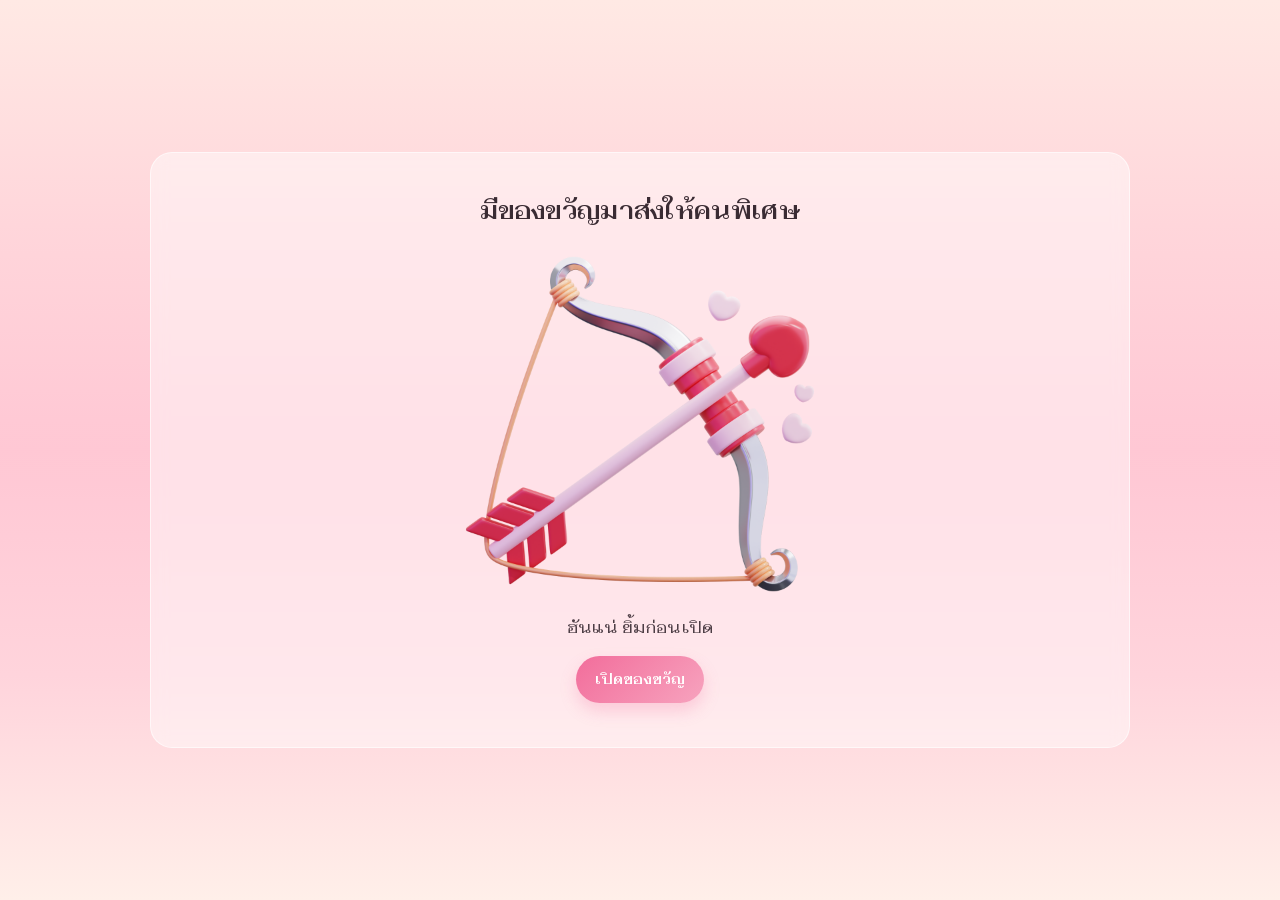
<file: index.html>
<!doctype html>
<html lang="th">
<head>
  <meta charset="utf-8" />
  <meta name="viewport" content="width=device-width,initial-scale=1" />
  <title>Happy Anniversary</title>

  <!-- main style -->
  <link rel="stylesheet" href="css/style.css" />
</head>

<body>
  <div class="container">
    <div class="shell center">

      <!-- เอฟเฟกต์ลอย -->
      <div id="fxLayer" aria-hidden="true"></div>

      <!-- TITLE -->
      <h2 id="titleText">มีของขวัญมาส่งให้คนพิเศษ</h2>

      <!-- ✅ การ์ดขาวใบเดียว: รูป + เนื้อหา -->
      <div class="white-card">

        <!-- รูป (gift.png -> flowers.png) -->
        <div class="gift-stage" id="giftStage">
          <img
            class="gift-img"
            id="giftImg"
            src="assets/gift.png"
            alt="gift"
            loading="eager"
            decoding="async"
          />
        </div>

        <!-- STEP 1 : Open gift (อยู่ในการ์ดเดียวกัน) -->
        <div class="card-body" id="step1">
          <p class="subtle">
            ฮันแน่ ยิ้มก่อนเปิด<br />
          </p>

          <div style="margin-top:14px;">
            <button class="btn" id="openGiftBtn">เปิดของขวัญ</button>
          </div>
        </div>

        <!-- STEP 2 : Anniversary message (อยู่ในการ์ดเดียวกัน) -->
        <div class="card-body" id="step2" style="display:none;">
          <h2>Happy Anniversary </h2>

          <p class="subtle">สุขสันต์วันครบรอบ</p>
         
          <div style="margin-top:16px;">
            <a class="btn secondary" href="pass.html">ไปหน้าถัดไป</a>
          </div>
        </div>

      </div>

    </div>
  </div>
<!-- Floating Hearts Background -->
<div class="bg-heart-layer">


  <!-- JS -->
  <script src="js/anniversary.js"></script>
</body>
</html>
</file>
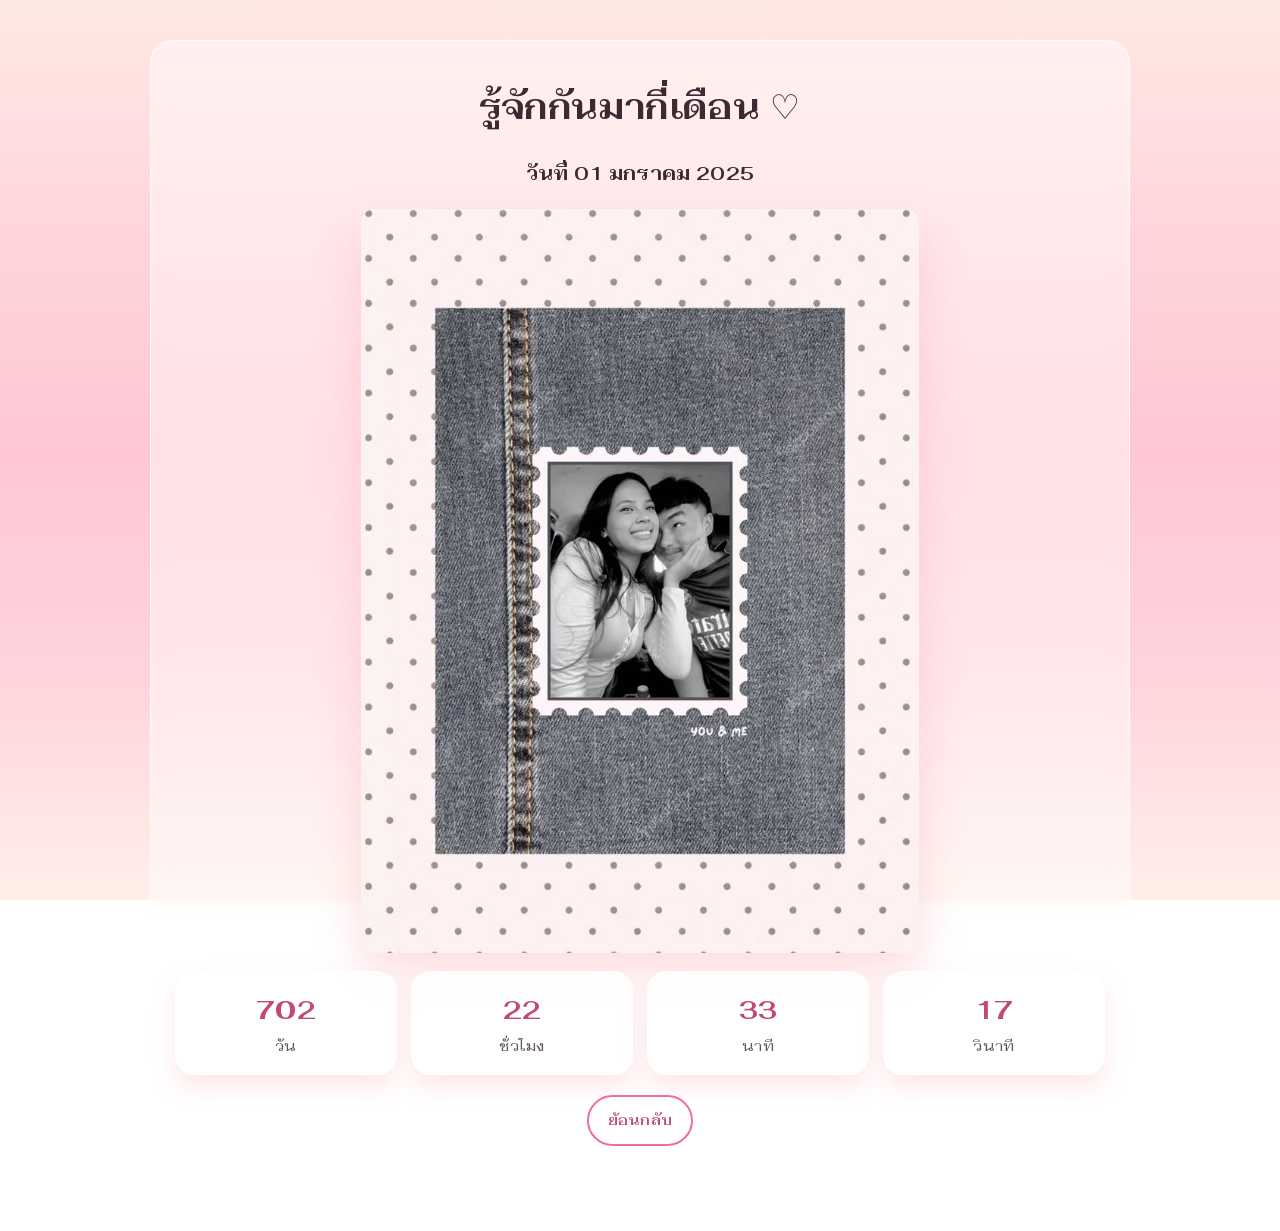
<file: days.html>
<!doctype html>
<html lang="th">
<head>
  <meta charset="utf-8" />
  <meta name="viewport" content="width=device-width,initial-scale=1" />
  <title>รู้จักกันมากี่เดือน</title>
  <link rel="stylesheet" href="css/style.css" />
</head>
<body>
  <div class="container">
    <div class="shell center">
      <h1>รู้จักกันมากี่เดือน ♡</h1>



        <!-- รูปตรงกลาง -->
           <h3> วันที่ 01 มกราคม 2025 </h3>
        <img src="assets/heart.png" class="center-img" alt="love" />

        <!-- กล่องเวลา -->
        <div class="time-grid">
          <div class="time-box">
            <div class="time-value" id="days">0</div>
            <div class="time-label">วัน</div>
          </div>

          <div class="time-box">
            <div class="time-value" id="hours">0</div>
            <div class="time-label">ชั่วโมง</div>
          </div>

          <div class="time-box">
            <div class="time-value" id="minutes">0</div>
            <div class="time-label">นาที</div>
          </div>

          <div class="time-box">
            <div class="time-value" id="seconds">0</div>
            <div class="time-label">วินาที</div>
          </div>
        </div>

        <div style="margin-top:20px;">
          <a class="btn secondary" href="menu.html">ย้อนกลับ</a>
        </div>
      </div>
    </div>
  </div>

  <script src="js/days.js"></script>
  
</body>
</html>
</file>
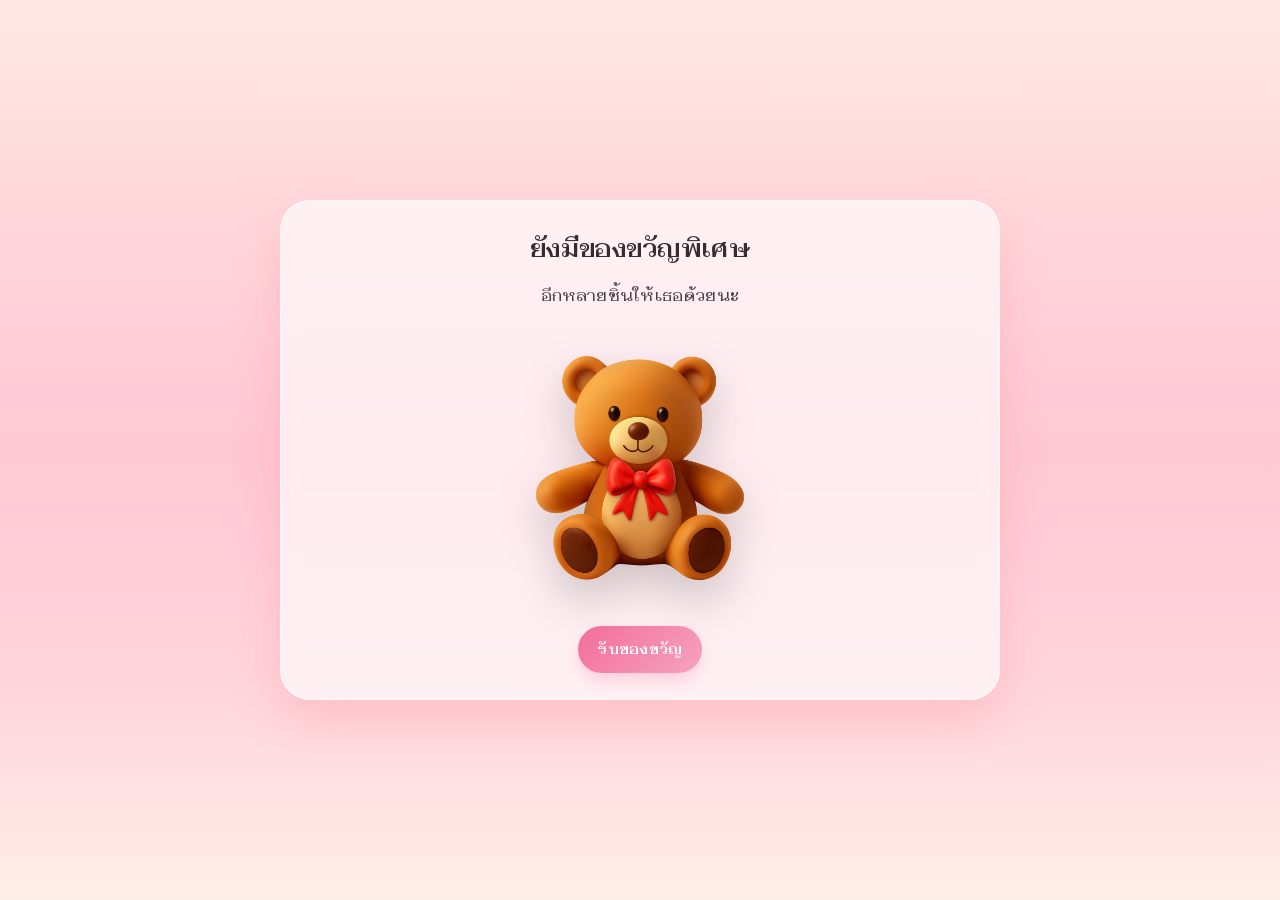
<file: gift.html>
<!doctype html>
<html lang="th">
<head>
  <meta charset="utf-8">
  <meta name="viewport" content="width=device-width, initial-scale=1.0">
  <title>ของขวัญ </title>
  <link rel="stylesheet" href="css/style.css">
</head>

<body>
  <div class="container">
    <div class="shell center big-card">
      <h2>ยังมีของขวัญพิเศษ </h2>
      <p class="subtle">อีกหลายชิ้นให้เธอด้วยนะ</p>

      <img src="assets/gif.png" class="cake-img" alt="gift gif">

      <div style="margin-top:18px;">
        <a href="menu.html" class="btn">รับของขวัญ</a>
      </div>
    </div>
  </div>
  
</body>
</html>
</file>
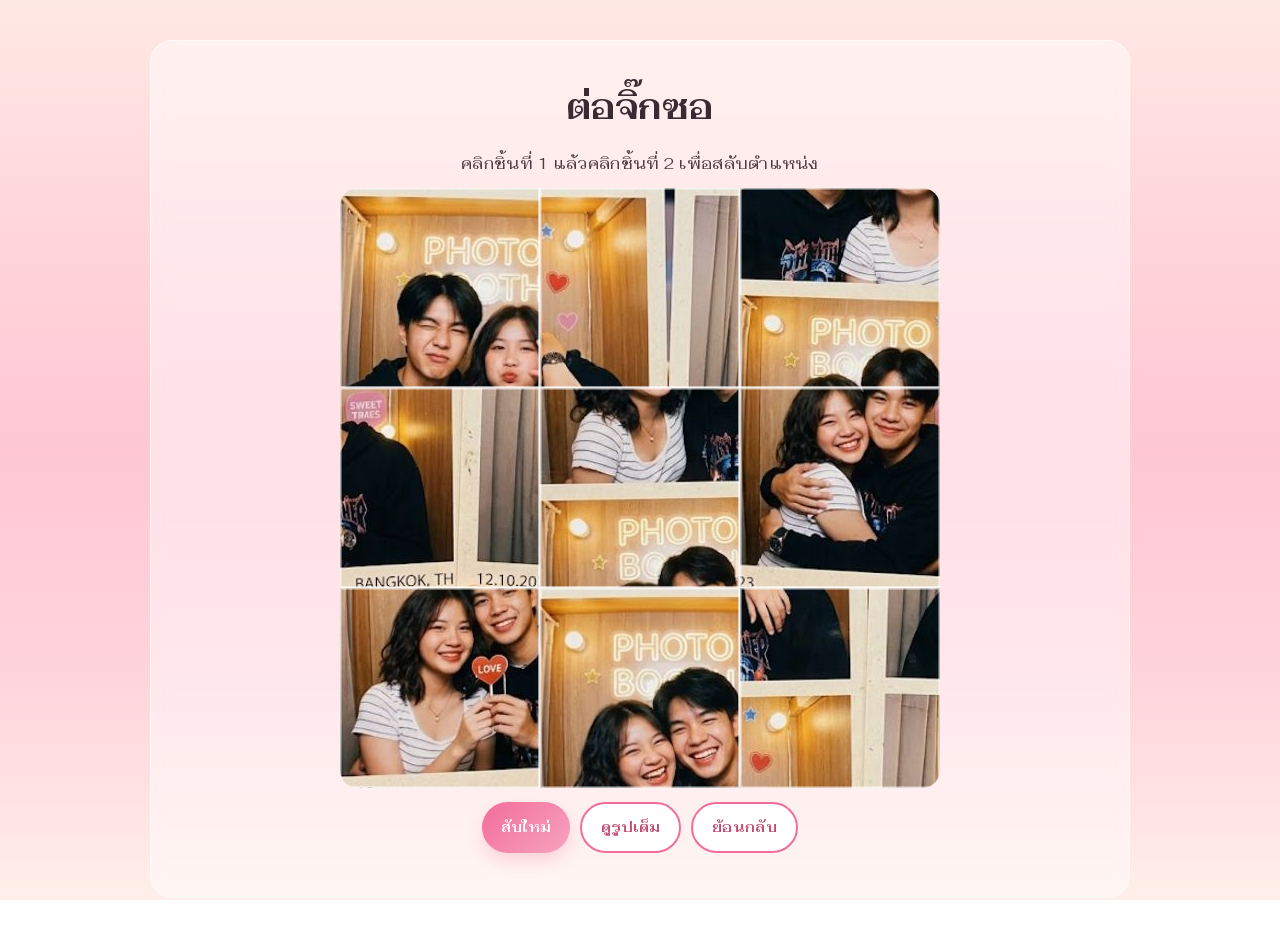
<file: jigsaw.html>
<!doctype html>
<html lang="th">
<head>
  <meta charset="utf-8" />
  <meta name="viewport" content="width=device-width,initial-scale=1" />
  <title>ต่อจิ๊กซอ</title>
  <link rel="stylesheet" href="css/style.css" />
</head>
<body>
  <div class="container">
    <div class="shell center">
      <h1>ต่อจิ๊กซอ</h1>
      <p class="subtle">คลิกชิ้นที่ 1 แล้วคลิกชิ้นที่ 2 เพื่อสลับตำแหน่ง</p>

      <div class="canvas-wrap">
        <canvas id="puzzle" width="600" height="600"></canvas>
      </div>

      <div style="margin-top:14px; display:flex; gap:10px; justify-content:center; flex-wrap:wrap;">
        <button class="btn" id="shuffleBtn">สับใหม่</button>
        <button class="btn secondary" id="showHintBtn">ดูรูปเต็ม</button>
        <a class="btn secondary" href="menu.html">ย้อนกลับ</a>
      </div>
    </div>
  </div>

  <div class="modal-backdrop" id="modalBackdrop">
    <div class="modal center">
      <h3>รูปเต็ม (ใบ้)</h3>
      <img src="assets/puzzle.jpg" alt="hint" style="width:100%; border-radius:18px;" />
      <div class="row">
        <button class="btn" id="closeModalBtn">ปิด</button>
      </div>
    </div>
  </div>

  <script src="js/jigsaw.js"></script>
  
</body>
</html>
</file>
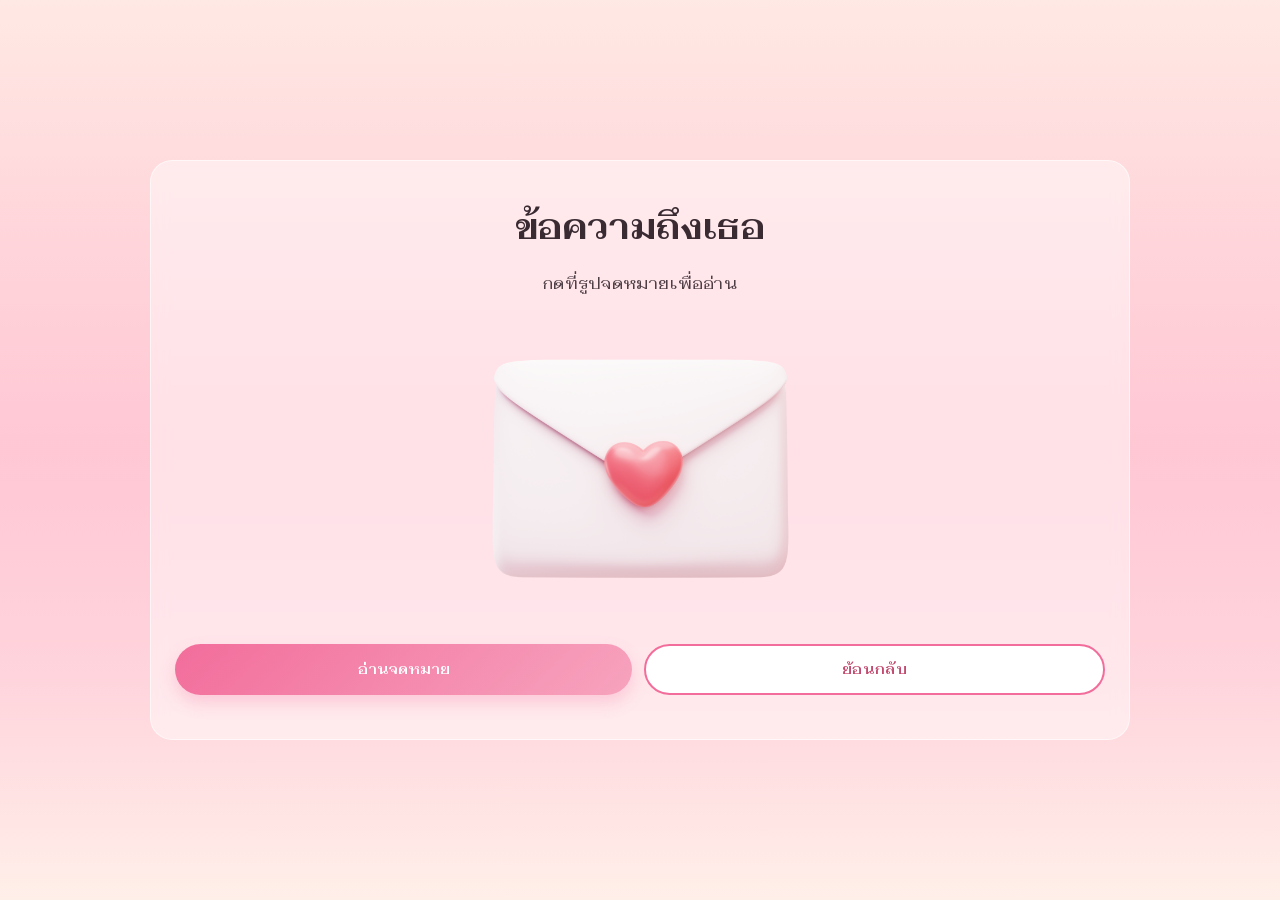
<file: letter.html>
<!doctype html>
<html lang="th">
<head>
  <meta charset="utf-8" />
  <meta name="viewport" content="width=device-width,initial-scale=1" />
  <title>ข้อความถึงเธอ</title>
  <link rel="stylesheet" href="css/style.css" />
</head>

<body>
  <div class="container">
    <div class="shell center">

      <h1>ข้อความถึงเธอ</h1>
        <p class="subtle">กดที่รูปจดหมายเพื่ออ่าน</p>

        <!-- รูปจดหมาย -->
        <img
          src="assets/lettercover.png"
          alt="letter"
          id="openLetter"
          class="letter-img"
        />

        <!-- แถวปุ่ม (กว้างเท่ากัน ซ้ายขวา) -->
        <div class="button-row">
          <button class="btn" id="readBtn">อ่านจดหมาย</button>
          <a class="btn secondary" href="menu.html">ย้อนกลับ</a>
        </div>
      </div>

    </div>
  </div>

  <!-- MODAL -->
  <div class="modal-backdrop" id="modalBackdrop">
    <div class="modal center">
      <h3></h3>

      <p id="letterText"></p>

      <div class="row">
        <button class="btn" id="closeModalBtn">ปิด</button>
      </div>
    </div>
  </div>

  <!-- JS -->
  <script src="js/letter.js"></script>

</body>
</html>
</file>
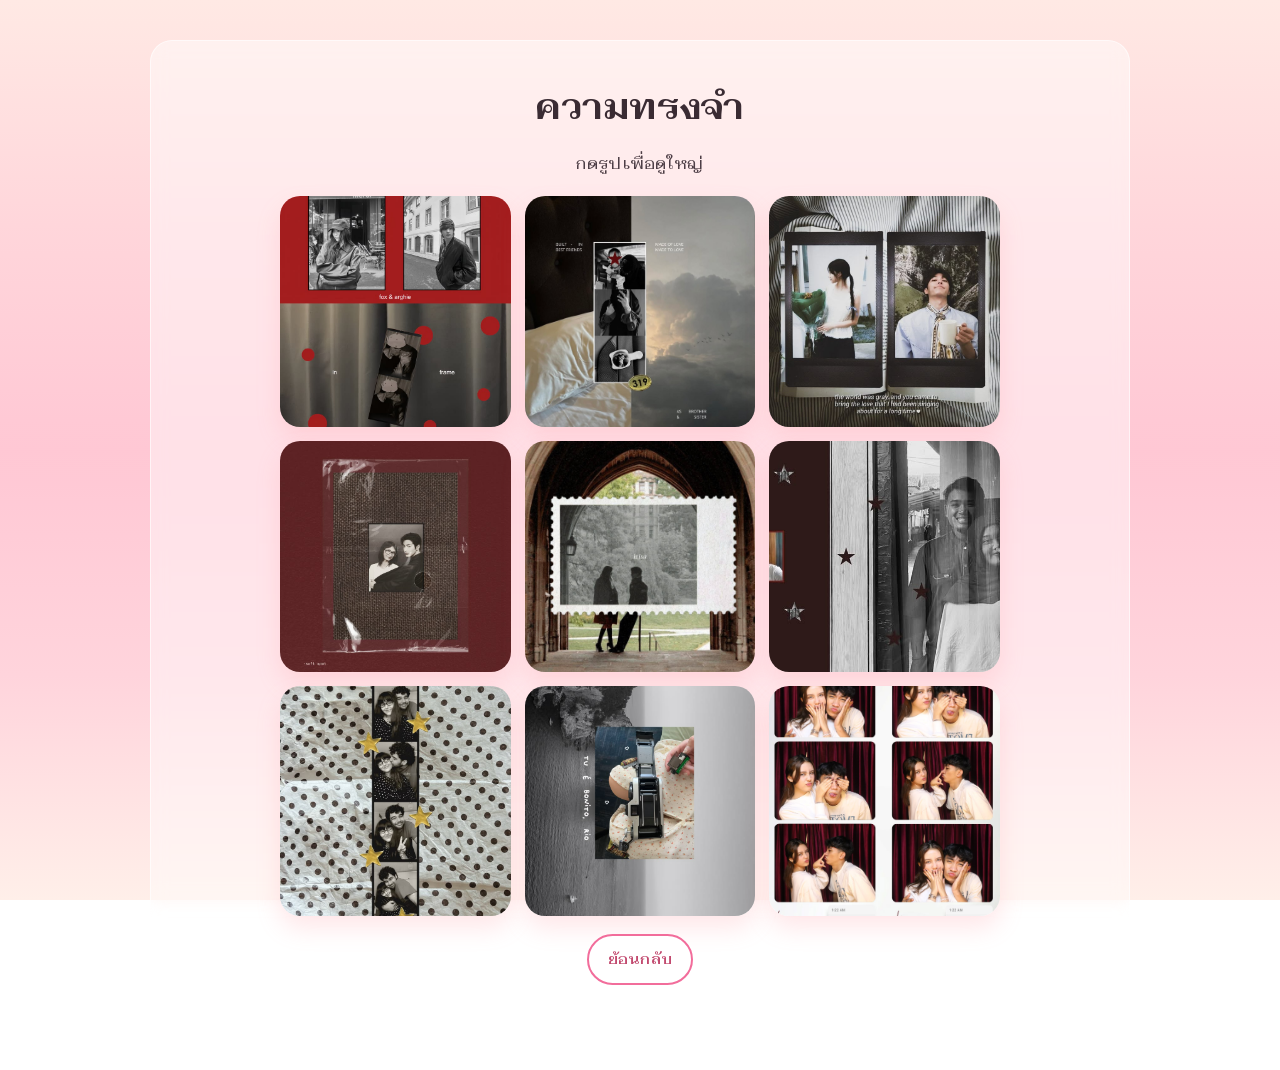
<file: memories.html>
<!doctype html>
<html lang="th">
<head>
  <meta charset="utf-8" />
  <meta name="viewport" content="width=device-width,initial-scale=1" />
  <title>ความทรงจำ</title>
  <link rel="stylesheet" href="css/style.css" />
</head>
<body>
  <div class="container">
    <div class="shell center">
      <h1>ความทรงจำ</h1>
      <p class="subtle">กดรูปเพื่อดูใหญ่</p>

      <div class="gallery" id="gallery"></div>

      <div style="margin-top:18px;">
        <a class="btn secondary" href="menu.html">ย้อนกลับ</a>
      </div>
    </div>
  </div>

  <div class="modal-backdrop" id="modalBackdrop">
    <div class="modal center">
      <img id="bigImg" alt="memory" style="width:100%; border-radius:18px; box-shadow: var(--shadow-soft);" />
      <div class="row">
        <button class="btn" id="closeModalBtn">ปิด</button>
      </div>
    </div>
  </div>

  <script src="js/memories.js"></script>
  
</body>
</html>
</file>
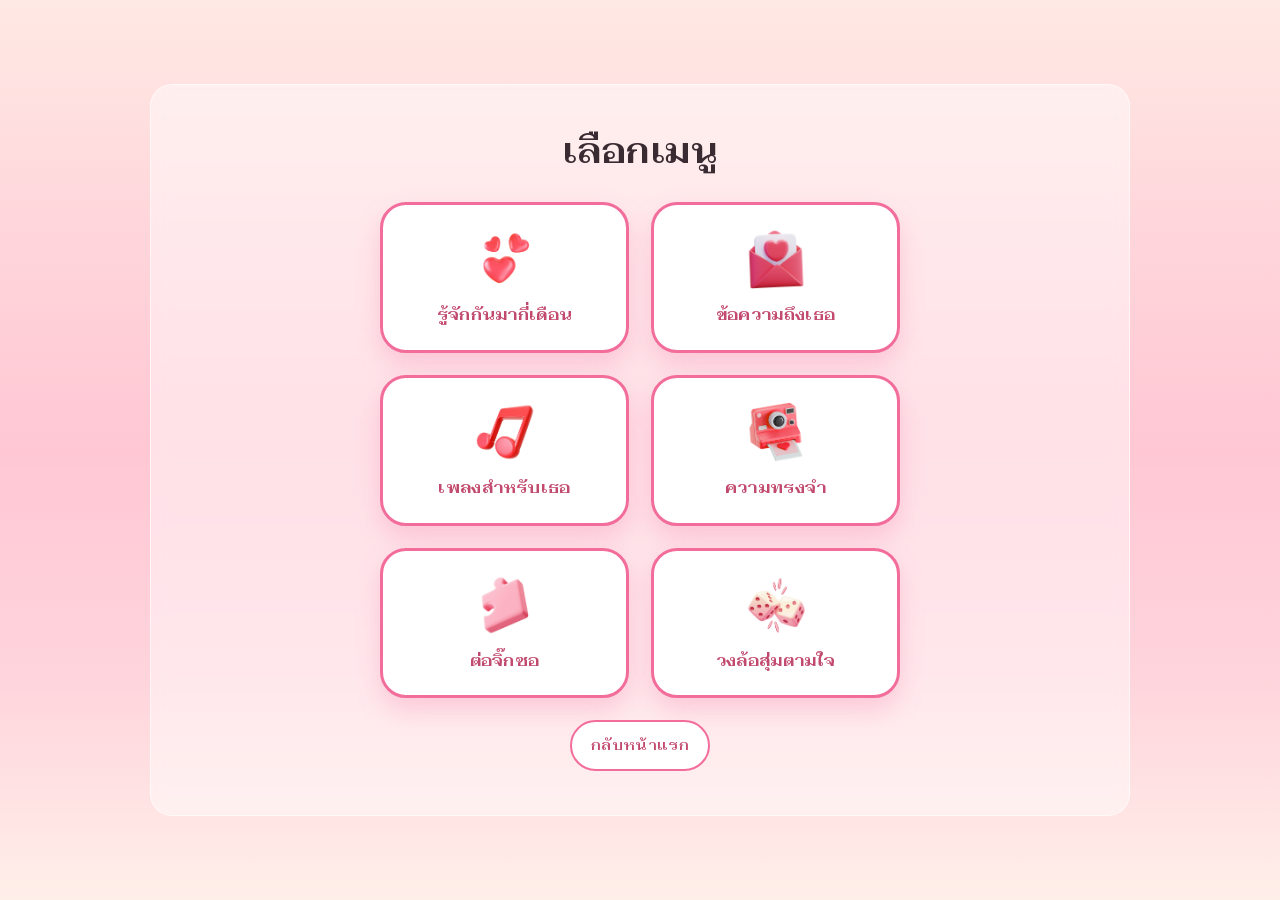
<file: menu.html>
<!doctype html>
<html lang="th">
<head>
  <meta charset="utf-8" />
  <meta name="viewport" content="width=device-width,initial-scale=1" />
  <title>เลือกเมนู</title>
  <link rel="stylesheet" href="css/style.css" />
</head>

<body>
  <div class="container">
    <div class="shell center">
      <h1>เลือกเมนู</h1>

      <div class="menu-grid">

        <a class="menu-item white" href="days.html">
          <img src="assets/1.png" class="menu-icon">
          <div class="label">รู้จักกันมากี่เดือน</div>
        </a>

        <a class="menu-item white" href="letter.html">
          <img src="assets/2.png" class="menu-icon">
          <div class="label">ข้อความถึงเธอ</div>
        </a>

        <a class="menu-item white" href="music.html">
          <img src="assets/3.png" class="menu-icon">
          <div class="label">เพลงสำหรับเธอ</div>
        </a>


        <a class="menu-item white" href="memories.html">
          <img src="assets/4.png" class="menu-icon">
          <div class="label">ความทรงจำ</div>
        </a>

        <a class="menu-item white" href="jigsaw.html">
          <img src="assets/5.png" class="menu-icon">
          <div class="label">ต่อจิ๊กซอ</div>
        </a>

        <a class="menu-item white" href="wheel.html">
          <img src="assets/6.png" class="menu-icon">
          <div class="label">วงล้อสุ่มตามใจ</div>
        </a>

      </div>

      <div style="margin-top:22px;">
        <a class="btn secondary" href="index.html">กลับหน้าแรก</a>

      </div>
    </div>
  </div>
  <div class="bg-heart-layer">

</div>
</body>
</html>
</file>
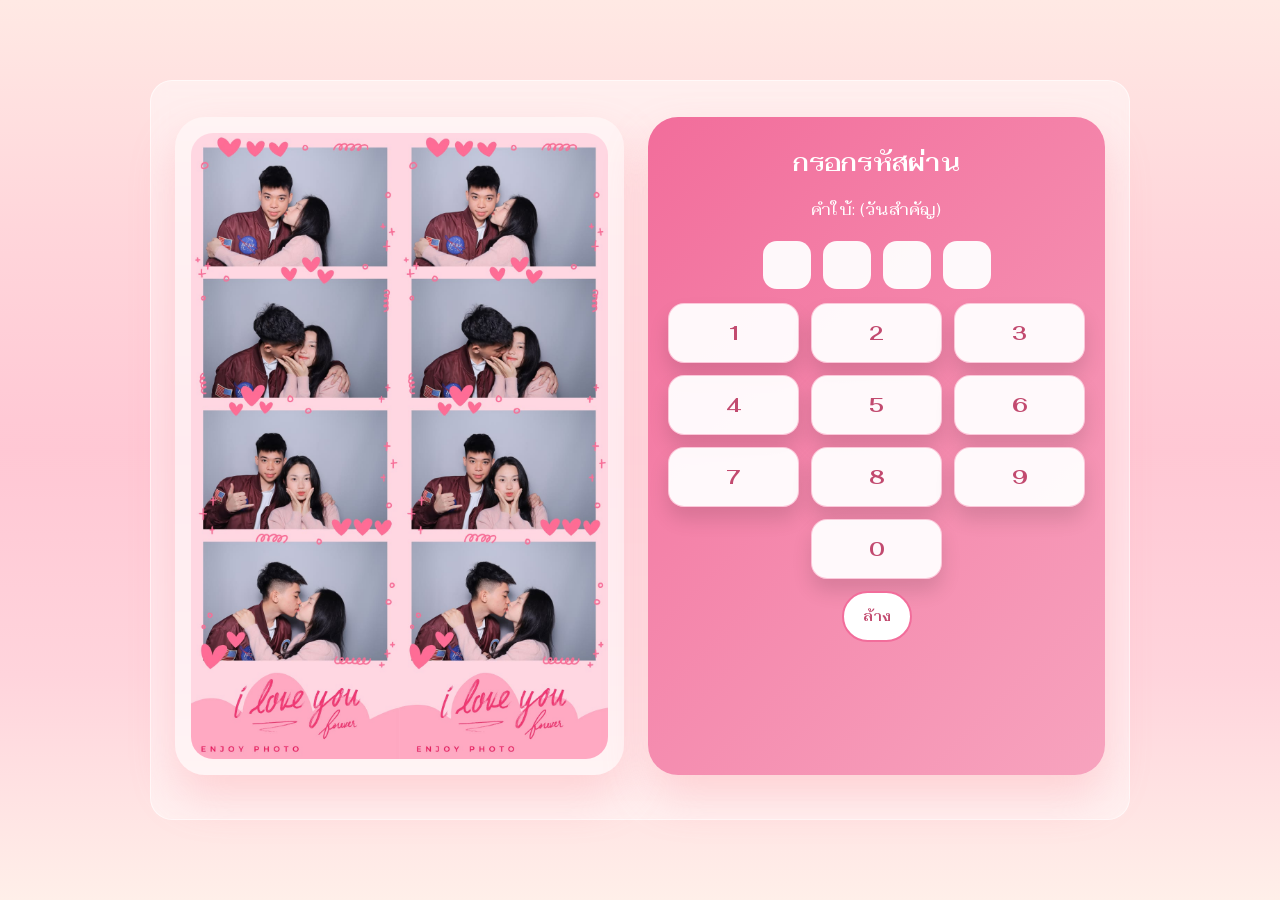
<file: pass.html>
<!doctype html>
<html lang="th">
<head>
  <meta charset="utf-8" />
  <meta name="viewport" content="width=device-width,initial-scale=1" />
  <title>ใส่รหัสผ่าน</title>
  <link rel="stylesheet" href="css/style.css" />
</head>

<body>
  <div class="container">
    <div class="shell">

      <!-- layout ซ้ายรูป ขวาใส่รหัส -->
      <div class="pass-layout">

        <!-- ฝั่งรูป -->
        <div class="pass-image">
          <img src="assets/pic1.png" alt="cute gif">
        </div>

        <!-- ฝั่งใส่รหัส -->
        <div class="pink-panel pass-box center">
          <h2>กรอกรหัสผ่าน</h2>
           <div class="note">คำใบ้: (วันสำคัญ)</div>

          <div class="digits" id="digits"></div>
          <div class="keypad" id="keypad"></div>

          <div style="margin-top:12px;">
            <button class="btn secondary" id="clearBtn">ล้าง</button>
          </div>
        </div>

      </div>
    </div>
  </div>

  <!-- modal -->
  <div class="modal-backdrop" id="modalBackdrop">
    <div class="modal center">
      <h3 id="modalTitle">ลองใหม่</h3>
      <p id="modalMsg">รหัสไม่ถูกต้อง ลองใหม่อีกครั้งนะ</p>
      <div class="row">
        <button class="btn" id="closeModalBtn">ปิด</button>
      </div>
    </div>
  </div>

  <script src="js/pass.js"></script>
  <div class="bg-heart-layer">

</div>
</body>
</html>
</file>
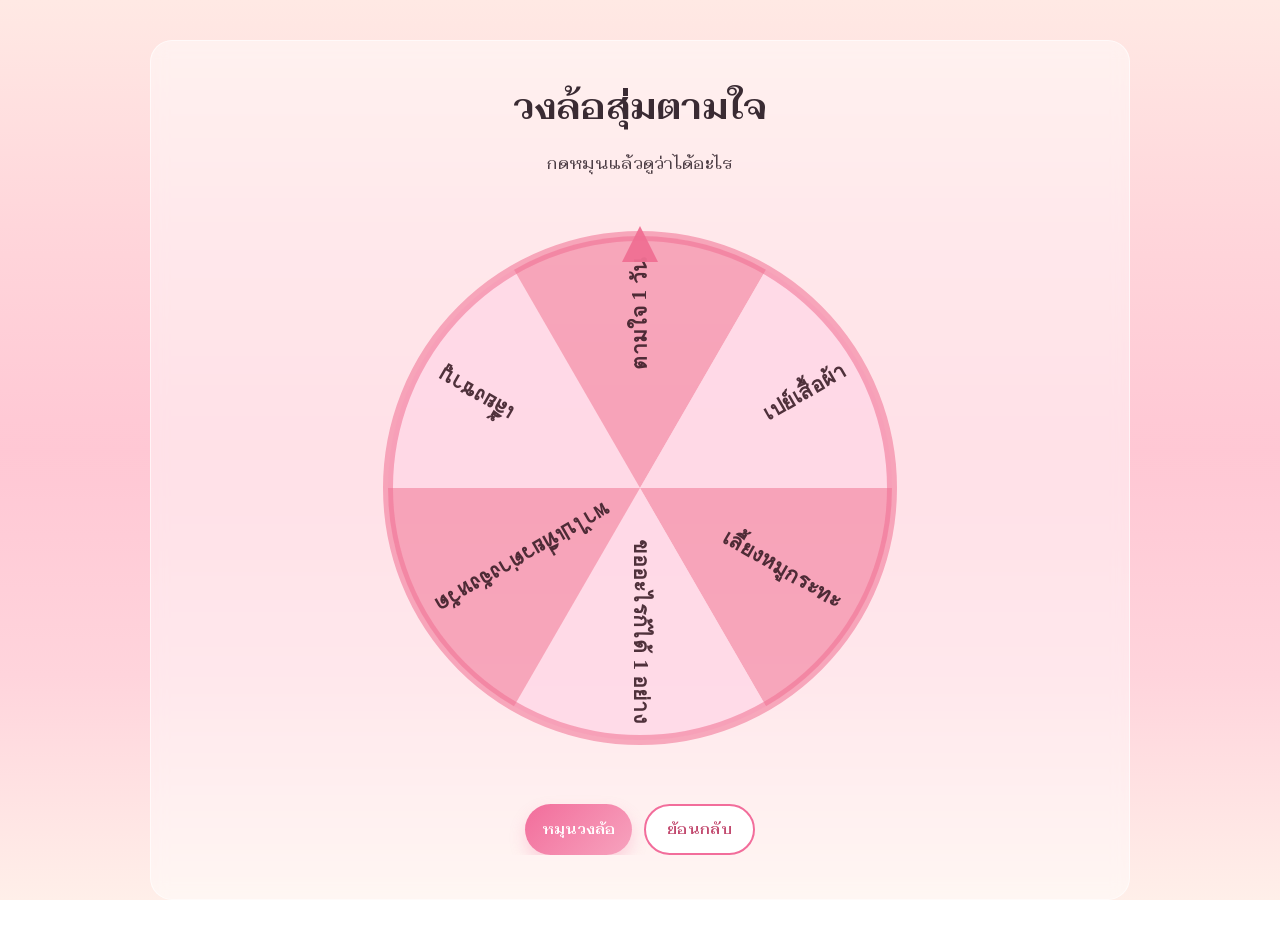
<file: wheel.html>
<!doctype html>
<html lang="th">
<head>
  <meta charset="utf-8" />
  <meta name="viewport" content="width=device-width,initial-scale=1" />
  <title>วงล้อสุ่มตามใจ</title>
  <link rel="stylesheet" href="css/style.css" />
</head>
<body>
  <div class="container">
    <div class="shell center">
      <h1>วงล้อสุ่มตามใจ</h1>
      <p class="subtle">กดหมุนแล้วดูว่าได้อะไร </p>

      <div class="wheel-wrap">
  <canvas id="wheel" width="600" height="600"></canvas>

  <div class="button-row">
    <button class="btn" id="spinBtn">หมุนวงล้อ</button>
    <a class="btn secondary" href="menu.html">ย้อนกลับ</a>
  </div>
</div>

      </div>
    </div>
  </div>

  <div class="modal-backdrop" id="modalBackdrop">
    <div class="modal center">
      <h3>ผลลัพธ์ของวงล้อคือ…</h3>
      <p id="resultText" style="font-size:18px; font-weight:800; color:#c24a6f;"></p>
      <div class="row">
        <button class="btn" id="closeModalBtn">ปิด</button>
      </div>
    </div>
  </div>

  <script src="js/wheel.js"></script>

</div>
</body>
</html>
</file>
<file: css/style.css>
/* ===============================
   FONT : Fahkwang (Thai looped + cute)
   =============================== */
@import url('https://fonts.googleapis.com/css2?family=Fahkwang:wght@300;400;500;600;700&display=swap');

/* ===============================
   ROOT COLOR THEME (Cute Modern)
   =============================== */
:root{
  --pink-1: #fff1f3;      /* พื้นหลังอ่อนมาก */
  --pink-2: #ffd6da;      /* พื้นหลังรอง */
  --card:   #fd8691;      /* สีหลัก */
  --card-dark:#f36f7b;    /* สีเข้มสำหรับ hover/active */
  --white:  #ffffff;

  --shadow: 0 22px 45px rgba(253,134,145,.28);
  --shadow-soft: 0 12px 24px rgba(253,134,145,.20);

  --radius: 28px;

  --container-pad: 40px;
  --shell-pad-x: 24px;
  --shell-pad-y: 36px;
}

/* ===============================
   GLOBAL RESET + FORCE FONT
   =============================== */
*{
  box-sizing:border-box;
  font-family: "Fahkwang", system-ui, -apple-system, "Segoe UI", sans-serif !important;
}

html, body{
  height:100%;
  margin:0;
  font-family: "Fahkwang", system-ui, -apple-system, "Segoe UI", sans-serif !important;
}



body{
  background: linear-gradient(
    180deg,
    #ffe9e4 0%,
    #ffd6db 25%,
    #ffc7d4 50%,
    #ffd4dc 75%,
    #ffefe9 100%
  );

  background-attachment: fixed;
  color:#3a2b33;
  letter-spacing:.3px;
  line-height:1.8;
}

body::before{
  content:"";
  position:fixed;
  inset:0;
  pointer-events:none;
  background:
    repeating-linear-gradient(
      0deg,
      rgba(255,255,255,.02) 0,
      rgba(255,255,255,.02) 1px,
      transparent 1px,
      transparent 2px
    );
  mix-blend-mode: soft-light;
}




.card{
  background: rgba(255,255,255,.7);
  border-radius: var(--radius);
  box-shadow: var(--shadow);
  padding: 22px;
}




/* ===============================
   LAYOUT
   =============================== */
.container{
  min-height:100%;
  display:flex;
  align-items:center;
  justify-content:center;
  padding: var(--container-pad) 18px;
}

.shell{
  width:min(980px, 100%);
  background: rgba(255,255,255,0.45);
  backdrop-filter: blur(8px);
  border: 1px solid rgba(255,255,255,0.6);
  border-radius: 22px;
  padding: var(--shell-pad-y) var(--shell-pad-x) calc(var(--shell-pad-y) + 8px);
}

.center{ text-align:center; }

/* ===============================
   TYPOGRAPHY
   =============================== */
h1{
  font-size: 34px;
  margin: 0 0 12px;
  font-weight:700;
  letter-spacing:.6px;
}

h2{
  font-size: 24px;
  margin: 0 0 12px;
  font-weight:600;
}

p{
  margin:10px 0;
  font-weight:400;
  line-height:1.75;
}

.subtle{ opacity:.9; }
.small{ font-size:13px; opacity:.85; }

/* ===============================
   BUTTONS
   =============================== */
/* ===============================
   BUTTONS
   =============================== */
/* ===============================
   BUTTON BASE
   =============================== */
.btn{
  border: 0;
  padding: 15px 19px;          /* ⬅ เล็กลงชัด */
  border-radius: 800px;
  background: linear-gradient(135deg, #f26d9b, #f7a3be);
  color: #fff;
  font-weight: 600;
  font-size: 14px;            /* ⬅ เล็กลง */
  line-height: 1.2;
  cursor: pointer;
  box-shadow: 0 8px 16px rgba(242,109,155,.25); /* ⬅ shadow เบาลง */
  transition: transform .18s ease, filter .18s ease;
  display: inline-flex;
  align-items: center;
  justify-content: center;
  white-space: nowrap;
}


/* hover / active */
.btn:hover{
  transform: translateY(-2px);
  filter: brightness(1.05);
}
.btn:active{
  transform: scale(.97);
}

/* ===============================
   BUTTON SECONDARY
   =============================== */
.btn.secondary{
  background: #fff;
  color: #c24a6f;
  border: 2px solid #f26d9b;
  box-shadow: none;
}

/* ===== FIX LINK BUTTON COLOR ===== */
a.btn,
a.btn:visited,
a.btn:hover,
a.btn:active,
a.btn:focus{
  color: #fff;
  text-decoration: none;
}

a.btn.secondary{
  color:#c24a6f;
}


/* ===== FIX LINK BUTTON COLOR ===== */
a.btn,
a.btn:visited,
a.btn:hover,
a.btn:active,
a.btn:focus{
  color: #fff;
  text-decoration: none;
}

a.btn.secondary{
  color:#c24a6f;
}


/* ===============================
   BUTTON ROW (ซ้ายขวาเท่ากัน)
   =============================== */
.button-row{
  display: flex;
  gap: 12px;
  margin-top: 16px;
}

/* ทำให้ปุ่มกว้างเท่ากัน */
.button-row .btn{
  flex: 1;
}


/* ===============================
   MOBILE
   =============================== */
@media (max-width: 520px){
  .button-row{
    flex-direction: column;
  }

  .button-row .btn{
    width: 100%;
  }

  .btn{
    padding: 9px 16px;
    font-size: 14px;
  }
}


/* ===============================
   CARDS
   =============================== */
.card{
  background: rgba(255,255,255,0.7);
  border-radius: var(--radius);
  box-shadow: var(--shadow);
  padding: 22px;
}

.big-card{
  width:min(720px,100%);
  margin: 0 auto;
  border-radius: 30px;
  padding: 26px;
  background: rgba(255,255,255,0.65);
  box-shadow: var(--shadow);
}

.pink-panel{
  width:min(520px, 100%);
  margin: 0 auto;
  background: linear-gradient(135deg, #f26d9b, #f7a3be);
  color:white;
  border-radius: 30px;
  padding: 24px 20px;
  box-shadow: var(--shadow);
}

/* ===============================
   IMAGES
   =============================== */
.cake-img{
  width:min(280px, 70vw);
  max-width: 320px;
  display:block;
  margin: 18px auto 10px;
  filter: drop-shadow(0 20px 22px rgba(0,0,0,.18));

  /* animation */
  animation: cakeFloat 3.2s ease-in-out infinite;
}

/* ลอยขึ้น–ลงเบา ๆ */
@keyframes cakeFloat{
  0%, 100%{
    transform: translateY(0) scale(1);
  }
  50%{
    transform: translateY(-6px) scale(1.02);
  }
}


/* ===============================
   BADGE
   =============================== */
.badge{
  display:inline-flex;
  gap:8px;
  align-items:center;
  padding: 8px 16px;
  background: rgba(255,255,255,0.88);
  border:1px solid rgba(242,109,155,.35);
  border-radius: 999px;
  color:#c24a6f;
  font-weight:700;
}

/* ===============================
   MENU GRID (6 ITEMS)
   =============================== */
.menu-grid{
  margin-top: 20px;
  display:grid;
  grid-template-columns: repeat(2, 1fr);
  gap: 22px;
  width: min(520px, 100%);
  margin-inline:auto;
}

.menu-item{
  background: linear-gradient(135deg, #f26d9b, #f7a3be);
  border-radius: 26px;
  padding: 24px 18px;
  color:white;
  text-decoration:none;
  display:flex;
  flex-direction:column;
  align-items:center;
  justify-content:center;
  min-height: 150px;
  box-shadow: var(--shadow);
  transition: all .2s ease;
  -webkit-tap-highlight-color: transparent;
}

.menu-item:hover{
  transform: translateY(-4px);
  filter: brightness(1.06);
}

.menu-item .icon{
  width:48px;
  height:48px;
  margin-bottom: 12px;
  object-fit:contain;
  filter: drop-shadow(0 10px 14px rgba(0,0,0,.22));
}

.menu-item .label{
  font-weight:600;
  text-align:center;
  line-height:1.3;
  font-size: 16px;
}

/* ===============================
   MENU WHITE STYLE
   =============================== */
.menu-item.white{
  background: #ffffff;
  border: 3px solid #f26d9b;
  color: #c24a6f;
  box-shadow: 0 12px 24px rgba(242,109,155,.25);
}

.menu-item.white .label{
  color: #c24a6f;
  font-weight:800;
  margin-top: 10px;
}

.menu-item.white:hover{
  background: #fff5fa;
  transform: translateY(-4px) scale(1.02);
}

/* icon */
.menu-icon{
  width:60px;
  height:60px;
  object-fit:contain;
  margin-bottom: 6px;
}

/* ===============================
   PASSCODE
   =============================== */
.pass-box{
  flex: 1;
  height: auto;
}

.digits{
  display:flex;
  justify-content:center;
  gap: 12px;
  margin: 16px 0 14px;
  flex-wrap: wrap;
}

.digit{
  width: 48px;
  height: 48px;
  background: rgba(255,255,255,.95);
  border-radius: 14px;
  display:flex;
  align-items:center;
  justify-content:center;
  font-size: 20px;
  font-weight:700;
  color:#fd8691;
}

/* ✅ จัด keypad ให้เป็นตัวจริงที่เดียว (กันซ้ำ) */
.keypad{
  margin-top: 14px;
  display:grid;
  grid-template-columns: repeat(3, 1fr);
  gap: 12px;
}

.key{
  background: rgba(255,255,255,.95);
  border: 1px solid rgba(242,109,155,.35);
  border-radius: 16px;
  padding: 16px 0;
  font-size: 20px;
  font-weight:700;
  color:#c24a6f;
  cursor:pointer;
  box-shadow: 0 12px 20px rgba(0,0,0,.12);
  -webkit-tap-highlight-color: transparent;
}

.key:active{ transform: translateY(1px); }

/* ✅ ปุ่ม 0 ให้อยู่ “กลาง” แบบสวย ไม่ยืดแปลก */
.key-zero{
  grid-column: 2 / 3;     /* อยู่คอลัมน์กลาง */
  justify-self: stretch;
  width: 100%;
  max-width: none;
}

/* ===============================
   MODAL
   =============================== */
.modal-backdrop{
  position:fixed;
  inset:0;
  background: rgba(0,0,0,.45);
  display:none;
  align-items:center;
  justify-content:center;
  padding: 18px;
}

.modal{
  width: min(560px, 100%);
  max-height: 85vh;          /* ⭐ สำคัญ */
  overflow: hidden;          /* กันล้น */
  background: rgba(255,255,255,.97);
  border-radius: 22px;
  padding: 20px;
  box-shadow: var(--shadow);
}


.modal h3{ margin: 6px 0 10px; }
.modal p{ white-space: pre-wrap; }

.modal .row{
  display:flex;
  gap:10px;
  justify-content:center;
  margin-top: 14px;
  flex-wrap: wrap;
}

/* ===============================
   GALLERY
   =============================== */
.gallery{
  display:grid;
  grid-template-columns: repeat(3, 1fr);
  gap: 14px;
  width:min(720px,100%);
  margin: 18px auto 0;
}

.photo{
  width:100%;
  aspect-ratio: 1/1;
  object-fit: cover;
  border-radius: 20px;
  box-shadow: var(--shadow-soft);
  cursor:pointer;
}

/* ===============================
   QUIZ
   =============================== */
.qbox{
  width:min(720px,100%);
  margin: 0 auto;
}

.choice{
  width:100%;
  text-align:left;
  padding: 14px 16px;
  border-radius: 18px;
  border:1px solid rgba(242,109,155,.35);
  background: rgba(255,255,255,.9);
  cursor:pointer;
  font-weight:600;
  margin: 8px 0;
}

.choice.selected{
  outline: 2px solid rgba(242,109,155,.7);
}

.hr{
  height:1px;
  background: rgba(0,0,0,.08);
  margin: 16px 0;
}

/* ===============================
   JIGSAW
   =============================== */
/* ===== Puzzle Canvas ===== */
.canvas-wrap{
  display: flex;
  justify-content: center;
  align-items: center;
  width: 100%;
  max-width: 100%;
  overflow: hidden;        /* กันล้นการ์ด */
}

/* canvas responsive */
#puzzle{
  width: 100%;
  max-width: 360px;        /* ⬅ ขนาดพอดีมือถือ */
  height: auto;
  border-radius: 18px;
}

@media (min-width: 768px){
  #puzzle{
    max-width: 480px;
  }
}

@media (min-width: 1024px){
  #puzzle{
    max-width: 600px;
  }
}

/* ===============================
   WHEEL
   =============================== */

.wheel-wrap{
  display: flex;
  flex-direction: column;
  align-items: center;
  width: 100%;
  max-width: 100%;
  overflow: hidden;     /* กันล้น card */
}

/* canvas วงล้อ */
#wheel{
  width: 100%;
  max-width: 360px;     /* 👈 พอดีมือถือ */
  height: auto;
  display: block;
}
@media (min-width: 768px){
  #wheel{
    max-width: 480px;
  }
}

@media (min-width: 1024px){
  #wheel{
    max-width: 600px;
  }
}


/* ===============================
   Cake Stage + Smoke Effect
   =============================== */
.cake-stage{
  width: min(340px, 78vw);
  margin: 14px auto 10px;
  position: relative;
  display: grid;
  place-items: center;
  perspective: 900px;
}

.cake-stage .cake-img{
  width: 100%;
  max-width: 340px;
  display:block;
  transform: rotateX(7deg) rotateY(-10deg);
  transform-style: preserve-3d;
  filter: drop-shadow(0 26px 26px rgba(0,0,0,.18));
  transition: transform .35s ease, opacity .2s ease;
}

.cake-stage.is-ready .cake-img{
  transform: rotateX(0deg) rotateY(0deg) scale(1.02);
}

.cake-stage.is-swap .cake-img{
  opacity: 0;
}

.smoke{
  position:absolute;
  inset: 0;
  pointer-events:none;
  display:none;
}

.cake-stage.show-smoke .smoke{
  display:block;
}

.smoke span{
  position:absolute;
  left: 50%;
  top: 18%;
  width: 18px;
  height: 18px;
  border-radius: 50%;
  background: rgba(255,255,255,.92);
  filter: blur(1px);
  transform: translateX(-50%);
  opacity: 0;
  animation: puff 1.3s ease forwards;
}

.smoke span:nth-child(1){ margin-left:-28px; animation-delay: 0s; }
.smoke span:nth-child(2){ margin-left:-10px; animation-delay: .06s; }
.smoke span:nth-child(3){ margin-left:  6px;  animation-delay: .12s; }
.smoke span:nth-child(4){ margin-left: 22px;  animation-delay: .18s; }
.smoke span:nth-child(5){ margin-left:  0px; animation-delay: .24s; }

@keyframes puff{
  0%   { transform: translateX(-50%) translateY(18px) scale(.8); opacity: 0; }
  15%  { opacity: .9; }
  60%  { opacity: .55; }
  100% { transform: translateX(-50%) translateY(-52px) scale(1.9); opacity: 0; }
}

/* ===============================
   PASS PAGE LAYOUT
   =============================== */
.pass-layout{
  display: flex;
  gap: 24px;
  align-items: stretch;
}

.pass-image{
  flex: 1;
  display: flex;
  align-items: center;
  justify-content: center;

  background: rgba(255,255,255,0.35);
  border-radius: 30px;
  box-shadow: var(--shadow);
  padding: 16px;
}

.pass-image img{
  animation: float 3s ease-in-out infinite;
  width: 100%;
  height: 100%;
  object-fit: contain;
  border-radius: 22px;
}

@keyframes float{
  0%,100%{ transform: translateY(0); }
  50%{ transform: translateY(-6px); }
}

/* ===== IMAGE CENTER ===== */
.center-img{
  max-width: 60%;
  height: auto;
  display: block;
  margin: 15px auto;
  border-radius: 14px;
  box-shadow: var(--shadow);
  object-fit: cover;
}

/* ===== TIME GRID ===== */
.time-grid{
  display:grid;
  grid-template-columns: repeat(4, 1fr);
  gap:14px;
  margin-top:18px;
}

.time-box{
  background: rgba(255,255,255,.85);
  border-radius: 20px;
  padding: 16px 10px;
  box-shadow: var(--shadow-soft);
}

.time-value{
  font-size: 26px;
  font-weight: 900;
  color:#c24a6f;
}

.time-label{
  font-size: 14px;
  opacity:.8;
}

/* Letter */
.letter-img{
  width: min(320px, 78vw);
  margin: 10px auto 0;
  cursor:pointer;

  background: transparent;
  box-shadow: none;
  border-radius: 0;

  display: block;
}

/* Vinyl */
.vinyl-wrap{
  width:290px;
  height:290px;
  margin: 0 auto 14px;
  display:flex;
  align-items:center;
  justify-content:center;
}

.vinyl{
  width:100%;
  height:100%;
  border-radius:50%;
  object-fit: cover;
  display:block;
  box-shadow: 0 20px 40px rgba(0,0,0,.25);
  background: transparent;
}

.music-controls{
  display:flex;
  justify-content:center;
  margin-top: 14px;
  flex-wrap: wrap;
  gap: 10px;
}

/* ===============================
   RESPONSIVE (Tablet)
   =============================== */
@media (max-width: 900px){
  :root{
    --container-pad: 32px;
    --shell-pad-x: 20px;
    --shell-pad-y: 28px;
  }

  .big-card{ padding: 22px; }
  .menu-grid{ width: min(560px, 100%); }
}

/* ===============================
   RESPONSIVE (Phone)
   =============================== */
@media (max-width: 720px){
  :root{
    --container-pad: 20px;
    --shell-pad-x: 16px;
    --shell-pad-y: 22px;
  }

  h1{ font-size: 26px; }
  h2{ font-size: 20px; }

  /* ✅ flex บนมือถือให้เรียงลง */
  .pass-layout{
    flex-direction: column;
    gap: 16px;
  }

  .pass-image{
    order: -1;
    padding: 12px;
    border-radius: 24px;
  }

  /* กันรูปสูงเกินจอ */
  .pass-image img{
    height: auto;
    max-height: 42vh;
    object-fit: contain;
  }

  .big-card{
    padding: 18px;
    border-radius: 24px;
  }

  .pink-panel{
    border-radius: 24px;
    padding: 18px 16px;
  }

  /* ✅ ปุ่มเรียงสวยบนมือถือ */
  .modal .row,
  .music-controls{
    flex-direction: column;
    align-items: stretch;
  }

 

  /* เมนูไม่แน่น */
  .menu-grid{
    width: 100%;
    max-width: 520px;
    gap: 12px;
    grid-template-columns: repeat(2, minmax(0, 1fr));
  }

  .menu-item{
    min-height: 128px;
    padding: 16px 12px;
  }

  .menu-icon{ width: 52px; height: 52px; }

  /* keypad / digits */
  .digits{ gap: 10px; }
  .digit{ width: 44px; height: 44px; font-size: 18px; }
  .key{ padding: 14px 0; font-size: 18px; }

  /* time */
  .time-grid{
    grid-template-columns: repeat(2, 1fr);
  }
  .time-value{ font-size: 22px; }

  /* gallery */
  .gallery{
    grid-template-columns: repeat(2, 1fr);
  }

  /* vinyl */
  .vinyl-wrap{ width: 210px; height: 210px; }

  /* ปรับรูปเค้ก/รูปสื่อไม่ให้ใหญ่เกินการ์ด */
  .cake-img{
    width: min(260px, 72vw);
    max-width: 280px;
  }

  .center-img{
    max-width: 100%;
    max-height: 46vh;
    object-fit: contain;
  }

  .letter-img{
    width: min(320px, 82vw);
    max-width: 340px;
  }
}

/* ===============================
   RESPONSIVE (Small Phone)
   =============================== */
@media (max-width: 420px){
  h1{ font-size: 23px; }
  h2{ font-size: 18px; }

  .shell{ border-radius: 18px; }

  .cake-stage{
    width: min(300px, 86vw);
  }

  .gallery{
    grid-template-columns: 1fr;
  }

  .menu-grid{
    grid-template-columns: 1fr;
  }

  .menu-item{
    min-height: 112px;
  }

  .vinyl-wrap{ width: 190px; height: 190px; }
}

/* ===============================
   Anniversary FX Layer
   =============================== */
#fxLayer{
  position: fixed;
  inset: 0;
  pointer-events: none;
  overflow: hidden;
  z-index: 50;
}

/* อนิเมชันลอยขึ้น */
.particle{
  position: absolute;
  bottom: -12vh;
  will-change: transform, opacity;
  animation: floatUp ease-in forwards;
  filter: drop-shadow(0 8px 12px rgba(0,0,0,.12));
}

/* ดอกไม้ลอยนุ่มกว่า */
.particle.flower{ opacity: .95; }

/* หัวใจเด่นขึ้นนิดนึง */
.particle.heart{ opacity: 1; }

@keyframes floatUp{
  from{
    transform: translateY(0) scale(1);
    opacity: 1;
  }
  to{
    transform: translateY(-125vh) scale(1.4);
    opacity: 0;
  }
}

/* ===============================
   Media Card + Gift
   =============================== */
.media-card{
  width: min(520px, 92vw);
  background: #fff;
  border-radius: 22px;
  padding: 18px 18px 8px;
  box-shadow: 0 16px 32px rgba(0,0,0,.10);
  margin: 10px auto 14px;
}

.gift-stage{
  display:flex;
  justify-content:center;
  align-items:center;
  min-height: 220px;
}

.gift-img{
  width: min(360px, 78vw);
  max-width: 360px;
  height: auto;
  transition: transform .35s ease, filter .35s ease, opacity .25s ease;
  object-fit: contain;
 animation: softMove 3s ease-in-out infinite;
}

@keyframes softMove{
  0%   { transform: translateY(0); }
  50%  { transform: translateY(-6px); }
  100% { transform: translateY(0); }
}

.gift-stage.opening .gift-img{
  animation: giftPop .55s ease;
}

@keyframes giftPop{
  0%   { transform: scale(1) rotate(0deg); }
  25%  { transform: scale(1.06) rotate(-4deg); }
  55%  { transform: scale(1.12) rotate(4deg); }
  100% { transform: scale(1.00) rotate(0deg); }
}

.gift-stage.opened .gift-img{
  filter: drop-shadow(0 18px 30px rgba(0,0,0,.18));
}

/* title หายแบบนุ่ม */
.fade-out{
  opacity: 0;
  transform: translateY(-6px);
  transition: opacity .35s ease, transform .35s ease;
}

/* ✅ มือถือ: กันรูปของขวัญสูงเกินจอ + ไม่ล้นการ์ด */
@media (max-width: 720px){
  .media-card{
    width: 100%;
    max-width: 520px;
    padding: 14px 14px 8px;
  }

  .gift-stage{ min-height: 200px; }

  .gift-img{
    width: 100%;
    max-width: 320px;
    max-height: 42vh;
  }
}

/* ===============================
   Spin (if used for vinyl etc.)
   =============================== */
.spin{
  animation: spin 6s linear infinite;
}

@keyframes spin{
  from{ transform: rotate(0deg); }
  to{ transform: rotate(360deg); }
}


/* ให้ข้อความจดหมายชิดซ้าย */
#letterText{
  text-align: left;
}

/* ===============================
   GLOBAL BUTTON ANIMATION
   ใช้กับทุกหน้า
================================ */

/* base motion */
.btn{
  position: relative;
  overflow: hidden;
  transition:
    transform .18s ease,
    box-shadow .18s ease,
    filter .18s ease;
}

/* ✨ hover : ลอย + เงา */
.btn:hover{
  transform: translateY(-3px);
  box-shadow: 0 14px 28px rgba(242,109,155,.38);
}

/* 👆 กด */
.btn:active{
  transform: scale(.96);
  box-shadow: 0 6px 14px rgba(242,109,155,.28);
}

/* 🌊 shimmer เบา ๆ */
.btn::after{
  content:"";
  position:absolute;
  inset:0;
  background:
    linear-gradient(
      120deg,
      transparent 35%,
      rgba(255,255,255,.45),
      transparent 65%
    );
  opacity:0;
  transform: translateX(-120%);
}

/* hover → shimmer วิ่ง */
.btn:hover::after{
  animation: shimmer .85s ease;
}

@keyframes shimmer{
  from{
    opacity:0;
    transform: translateX(-120%);
  }
  20%{ opacity:.65; }
  to{
    opacity:0;
    transform: translateX(120%);
  }
}

/* ♡ pulse นุ่ม ๆ (เอาไว้ highlight ปุ่มสำคัญ) */
.btn.pulse{
  animation: pulse 1.8s ease-in-out infinite;
}

@keyframes pulse{
  0%,100%{
    box-shadow: 0 0 0 0 rgba(242,109,155,.55);
  }
  50%{
    box-shadow: 0 0 0 10px rgba(242,109,155,0);
  }
}


/* ===== Fireworks Layer ===== */
.fireworks {
  position: fixed;
  inset: 0;
  pointer-events: none;
  z-index: 999;
  overflow: hidden;
}

.fireworks::before,
.fireworks::after {
  content: "";
  position: absolute;
  top: 50%;
  left: 50%;
  width: 6px;
  height: 6px;
  border-radius: 50%;
  background: transparent;
  box-shadow:
    0 -80px #ff4d6d,
    60px -60px #ffd166,
    80px 0 #06d6a0,
    60px 60px #4dabf7,
    0 80px #c77dff,
    -60px 60px #f72585,
    -80px 0 #ffd166,
    -60px -60px #06d6a0;
  transform: translate(-50%, -50%) scale(0);
  animation: explode 1.2s ease-out infinite;
}

.fireworks::after {
  animation-delay: .3s;
  box-shadow:
    0 -100px #ffd166,
    70px -70px #ff4d6d,
    100px 0 #06d6a0,
    70px 70px #4dabf7,
    0 100px #c77dff,
    -70px 70px #f72585,
    -100px 0 #ffd166,
    -70px -70px #06d6a0;
}

@keyframes explode {
  0% {
    transform: translate(-50%, -50%) scale(0);
    opacity: 1;
  }
  80% {
    transform: translate(-50%, -50%) scale(1);
    opacity: 1;
  }
  100% {
    opacity: 0;
  }
}

/* ซ่อนไว้ก่อน */
.fireworks {
  display: none;
}

/* เปิดโชว์พลุ */
.fireworks.show {
  display: block;
}
</file>
